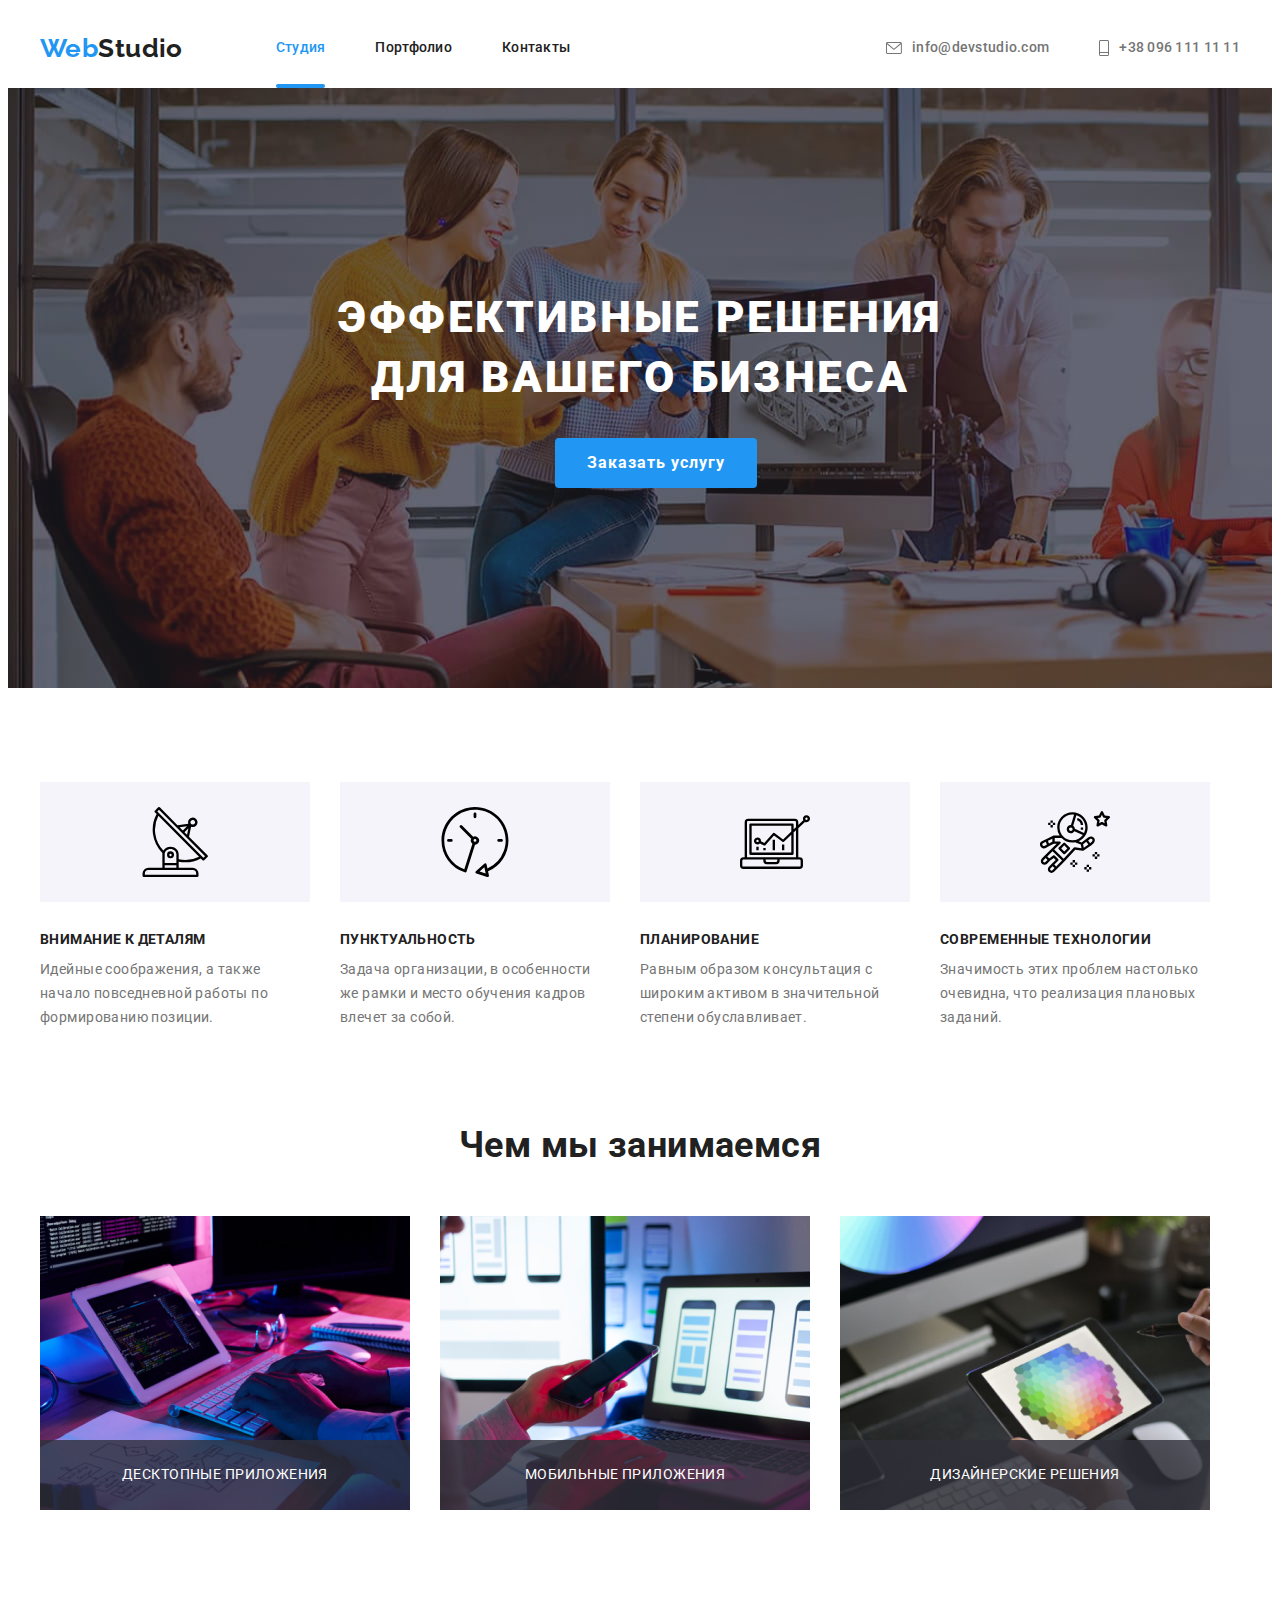
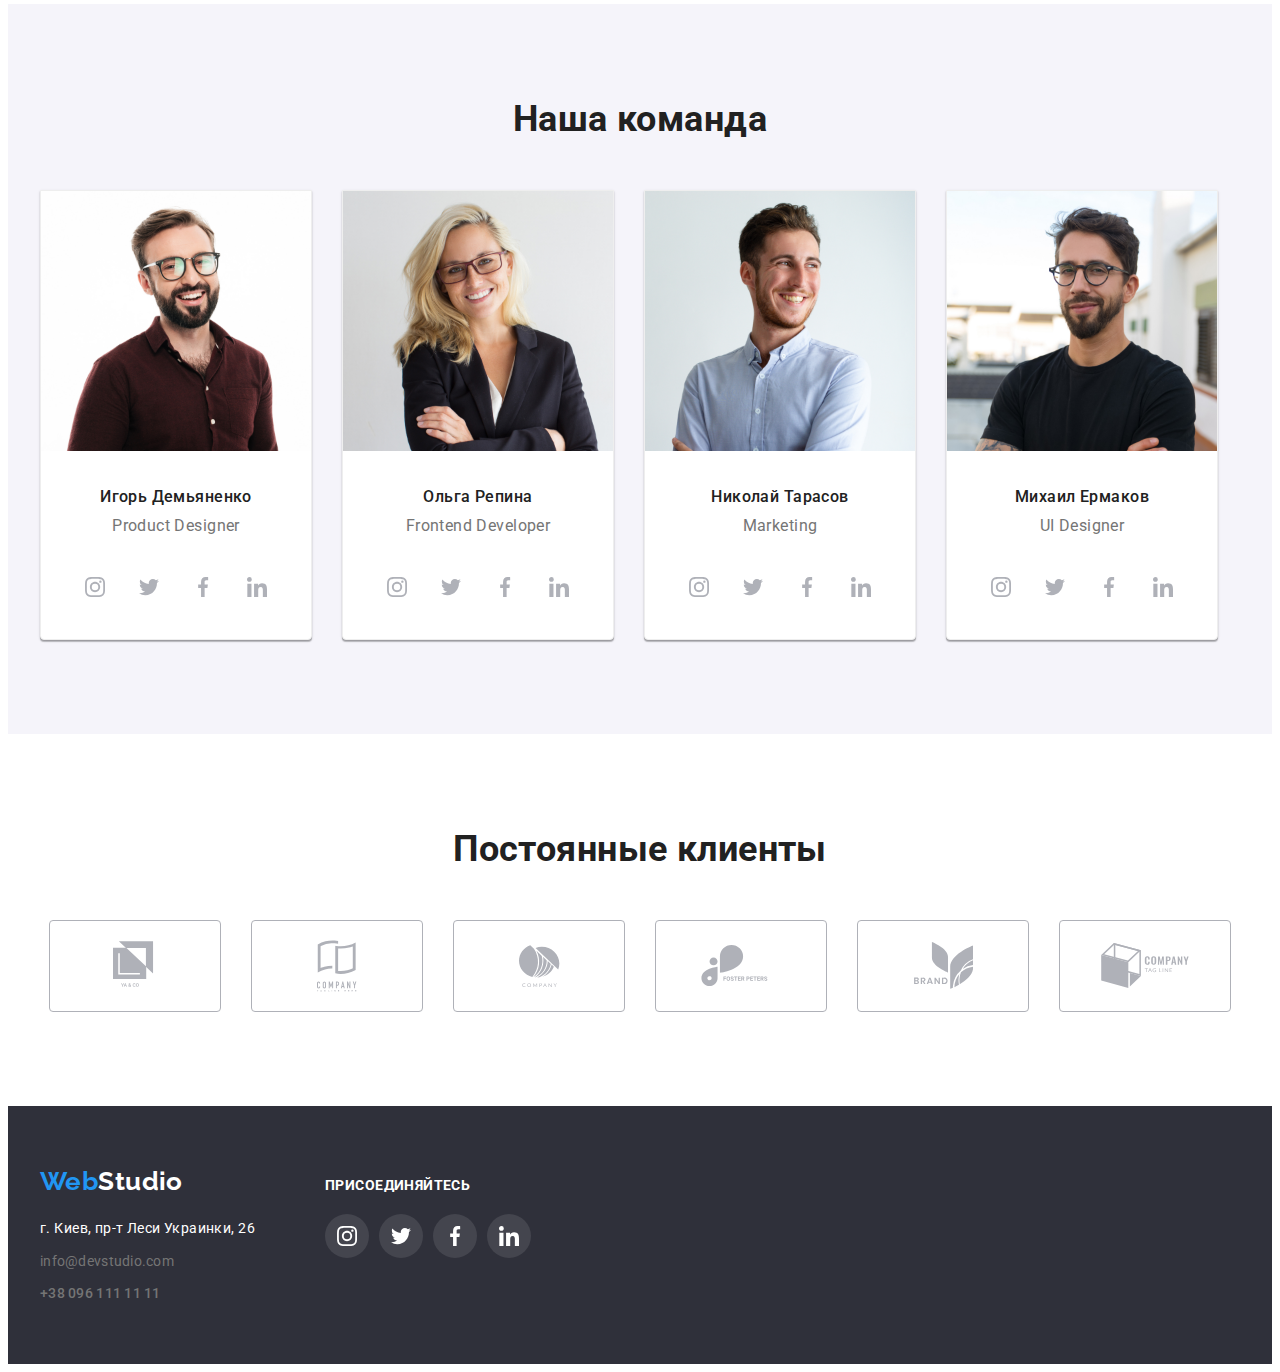
<file: index.html>
<!DOCTYPE html>
<html lang="ru">
  <head>
    <meta charset="UTF-8" />
    <meta name="viewport" content="width=device-width, initial-scale=1.0" />
    <title>Studio</title>
    <link
      href="https://fonts.googleapis.com/css2?family=Raleway:wght@700&family=Roboto:wght@400;500;700;900&display=swap"
      rel="stylesheet"
    />
    <link
      rel="stylesheet"
      href="https://cdnjs.cloudflare.com/ajax/libs/modern-normalize/1.0.0/modern-normalize.min.css"
      integrity="sha512-ISS7cAi1PEhQ8jnbJpJZMd29NlhNj4AWYyLOSp2CE/CsHxTCu+r+t0D2yoJudVrd0/8fTVPUVDzY5Tvli75u/g=="
      crossorigin="anonymous"
    />
    <link rel="stylesheet" href="./css/styles.css" />
  </head>
  <body>
    <!--Верхняя линия -->
    <header class="container">
      <nav class="site-nav">
        <a class="logo" href=""><span>Web</span>Studio</a>
        <ul class="navigation">
          <li class="item">
            <a class="link-current" href="./index.html">Студия</a>
          </li>
          <li class="item">
            <a class="link" href="./portfolio.html">Портфолио</a>
          </li>
          <li class="item"><a class="link" href="#">Контакты</a></li>
        </ul>
        <ul class="address-link">
          <li class="item">
            <a class="address" href="mailto:info@devstudio.com">
              <svg class="icon-address" width="16" height="12">
                <use href="./images/sprite.svg#icon-envelope"></use>
              </svg>
              info@devstudio.com</a>
          </li>
          <li class="item">
            <a class="address" href="tel:+380961111111"
              ><svg class="icon-address" width="10" height="16">
                <use href="./images/sprite.svg#icon-phone"></use>
                </svg> 
                +38 096 111 11 11</a>
          </li>
        </ul>
      </nav>
    </header>

    <main>
      <!--Шапка-->
      <section class="hero">
        <div class="container">
          <h1 class="hero-title">
            Эффективные решения <br />для вашего бизнеса
          </h1>
          <button type="button" class="button-order-service" data-modal-open>
            Заказать услугу
          </button>
        </div>
      </section>

      <!--Особенности-->
      <section class="features">
        <div class="container">
          <h2 class="hidden-title">Особенности</h2>
          <ul class="features-list">
            <li class="item">
              <div class="icon-box">
                <svg class="icon-features" width="70" height="70">
                  <use href="./images/sprite.svg#icon-Group"></use>
                </svg>
              </div>
              <h3 class="features-title">Внимание к деталям</h3>
              <p class="features-text">
                Идейные соображения, а также начало повседневной работы по
                формированию позиции.
              </p>
            </li>
            <li class="item">
              <div class="icon-box">
                <svg class="icon-features" width="70" height="70">
                  <use href="./images/sprite.svg#icon-clock-1"></use>
                </svg>
              </div>
              <h3 class="features-title">Пунктуальность</h3>
              <p class="features-text">
                Задача организации, в особенности же рамки и место обучения
                кадров влечет за собой.
              </p>
            </li>
            <li class="item">
              <div class="icon-box">
                <svg class="icon-features" width="70" height="70">
                  <use href="./images/sprite.svg#icon-diagram-1"></use>
                </svg>
              </div>
              <h3 class="features-title">Планирование</h3>
              <p class="features-text">
                Равным образом консультация с широким активом в значительной
                степени обуславливает.
              </p>
            </li>
            <li class="item">
              <div class="icon-box">
                <svg class="icon-features" width="70" height="70">
                  <use href="./images/sprite.svg#icon-astronaut-1"></use>
                </svg>
              </div>
              <h3 class="features-title">Современные технологии</h3>
              <p class="features-text">
                Значимость этих проблем настолько очевидна, что реализация
                плановых заданий.
              </p>
            </li>
          </ul>
        </div>
      </section>

      <!--Чем мы занимаемся-->
      <section class="works">
        <div class="container">
          <h2 class="works-header">Чем мы занимаемся</h2>
          <ul class="works-list">
            <li class="works-list-item">
              <div class="list-image">
                <img
                src="./images/box%201.jpg"
                alt="Человек печатает код"
                width="370"
                height="294"
                />
              <div class="list-name">Десктопные приложения</div>
              </div>
            </li>
            <li class="works-list-item">
              <div class="list-image">
                <img
                src="./images/box%202.jpg"
                alt="Разработка мобильного приложения"
                width="370"
                height="294"
                />
              <div class="list-name">Мобильные приложения</div>
              </div>
            </li>
            <li class="works-list-item">
              <div class="list-image">
                <img
                src="./images/box%203.jpg"
                alt="RGB палитра на планшете"
                width="370"
                height="294"
                />
              <div class="list-name">Дизайнерские решения</div>
              </div>
            </li>
          </ul>
        </div>
      </section>

      <!--Команда-->
      <section class="team">
        <div class="container">
          <h2 class="team-header">Наша команда</h2>
          <ul class="team-list">
            <li class="team-member">
              <img
                src="./images/team%20card%201.jpg"
                alt="Фото члена команды"
                width="270"
              />
              <h3 class="member-name">Игорь Демьяненко</h3>
              <p class="member-position">Product Designer</p>
              <ul class="social-list">
                <li class="social-item">
                  <a class="social-link" href="">
                    <svg class="icon-social-link" width="20" height="20">
                      <use href="./images/sprite.svg#icon-instagram"></use>
                    </svg>
                  </a>
                </li>
                <li class="social-item">
                  <a class="social-link" href="">
                    <svg class="icon-social-link" width="20" height="20">
                      <use href="./images/sprite.svg#icon-twitter"></use>
                    </svg>
                  </a>
                </li>
                <li class="social-item">
                  <a class="social-link" href="">
                    <svg class="icon-social-link" width="20" height="20">
                      <use href="./images/sprite.svg#icon-facebook"></use>
                    </svg>
                  </a>
                </li>
                <li class="social-item">
                  <a class="social-link" href="">
                    <svg class="icon-social-link" width="20" height="20">
                      <use href="./images/sprite.svg#icon-linkedin"></use>
                    </svg>
                  </a>
                </li>
              </ul>
            </li>
            <li class="team-member">
              <img
                src="./images/team%20card%202.jpg"
                alt="Фото члена команды"
                width="270"
              />
              <h3 class="member-name">Ольга Репина</h3>
              <p class="member-position">Frontend Developer</p>
              <ul class="social-list">
                <li class="social-item">
                  <a class="social-link" href="">
                    <svg class="icon-social-link" width="20" height="20">
                      <use href="./images/sprite.svg#icon-instagram"></use>
                    </svg>
                  </a>
                </li>
                <li class="social-item">
                  <a class="social-link" href="">
                    <svg class="icon-social-link" width="20" height="20">
                      <use href="./images/sprite.svg#icon-twitter"></use>
                    </svg>
                  </a>
                </li>
                <li class="social-item">
                  <a class="social-link" href="">
                    <svg class="icon-social-link" width="20" height="20">
                      <use href="./images/sprite.svg#icon-facebook"></use>
                    </svg>
                  </a>
                </li>
                <li class="social-item">
                  <a class="social-link" href="">
                    <svg class="icon-social-link" width="20" height="20">
                      <use href="./images/sprite.svg#icon-linkedin"></use>
                    </svg>
                  </a>
                </li>
              </ul>
            </li>
            <li class="team-member">
              <img
                src="./images/team%20card%203.jpg"
                alt="Фото члена команды"
                width="270"
              />
              <h3 class="member-name">Николай Тарасов</h3>
              <p class="member-position">Marketing</p>
              <ul class="social-list">
                <li class="social-item">
                  <a class="social-link" href="">
                    <svg class="icon-social-link" width="20" height="20">
                      <use href="./images/sprite.svg#icon-instagram"></use>
                    </svg>
                  </a>
                </li>
                <li class="social-item">
                  <a class="social-link" href="">
                    <svg class="icon-social-link" width="20" height="20">
                      <use href="./images/sprite.svg#icon-twitter"></use>
                    </svg>
                  </a>
                </li>
                <li class="social-item">
                  <a class="social-link" href="">
                    <svg class="icon-social-link" width="20" height="20">
                      <use href="./images/sprite.svg#icon-facebook"></use>
                    </svg>
                  </a>
                </li>
                <li class="social-item">
                  <a class="social-link" href="">
                    <svg class="icon-social-link" width="20" height="20">
                      <use href="./images/sprite.svg#icon-linkedin"></use>
                    </svg>
                  </a>
                </li>
              </ul>
            </li>
            <li class="team-member">
              <img
                src="./images/team%20card%204.jpg"
                alt="Фото члена команды"
                width="270"
              />
              <h3 class="member-name">Михаил Ермаков</h3>
              <p class="member-position">UI Designer</p>
              <ul class="social-list">
                <li class="social-item">
                  <a class="social-link" href="">
                    <svg class="icon-social-link" width="20" height="20">
                      <use href="./images/sprite.svg#icon-instagram"></use>
                    </svg>
                  </a>
                </li>
                <li class="social-item">
                  <a class="social-link" href="">
                    <svg class="icon-social-link" width="20" height="20">
                      <use href="./images/sprite.svg#icon-twitter"></use>
                    </svg>
                  </a>
                </li>
                <li class="social-item">
                  <a class="social-link" href="">
                    <svg class="icon-social-link" width="20" height="20">
                      <use href="./images/sprite.svg#icon-facebook"></use>
                    </svg>
                  </a>
                </li>
                <li class="social-item">
                  <a class="social-link" href="">
                    <svg class="icon-social-link" width="20" height="20">
                      <use href="./images/sprite.svg#icon-linkedin"></use>
                    </svg>
                  </a>
                </li>
              </ul>
            </li>
          </ul>
        </div>
      </section>

      <!--Постоянные клиенты-->
      <section class="clients">
        <div class="container">
          <h2 class="clients-header">Постоянные клиенты</h2>
          <ul class="clients-list">
            <li class="clients-list-item">
              <a href="" class="clients-link">
                <svg class="clients-link-logo" width="44.27" height="49.23">
                  <use href="./images/sprite.svg#icon-logo-1"></use>
                </svg>
              </a>
            </li>
            <li class="clients-list-item">
              <a href="" class="clients-link">
                <svg class="clients-link-logo" width="40" height="52">
                  <use href="./images/sprite.svg#icon-logo-2"></use>
                </svg>
              </a>
            </li>
            <li class="clients-list-item">
              <a href="" class="clients-link">
                <svg class="clients-link-logo" width="41" height="42.6">
                  <use href="./images/sprite.svg#icon-logo-3"></use>
                </svg>
              </a>
            </li>
            <li class="clients-list-item">
              <a href="" class="clients-link">
                <svg class="clients-link-logo" width="79.66" height="42.02">
                  <use href="./images/sprite.svg#icon-logo-4"></use>
                </svg>
              </a>
            </li>
            <li class="clients-list-item">
              <a href="" class="clients-link">
                <svg class="clients-link-logo" width="59" height="47">
                  <use href="./images/sprite.svg#icon-logo-5"></use>
                </svg>
              </a>
            </li>
            <li class="clients-list-item">
              <a href="" class="clients-link">
                <svg class="clients-link-logo" width="88.48" height="45.44">
                  <use href="./images/sprite.svg#icon-logo-6"></use>
                </svg>
              </a>
            </li>
          </ul>
        </div>
      </section>
    </main>

    <!--Подвал-->
    <footer class="footer">
      <div class="container">
          <div class="footer-address">
          <a class="logo" href="./index.html"><span>Web</span>Studio</a>
          <address class="footer-addr">
          <p class="footer-street">г. Киев, пр-т Леси Украинки, 26</p>
          <a class="address" href="mailto:info@devstudio.com">info@devstudio.com</a>
          <a class="address" href="tel:+380961111111">+38 096 111 11 11</a>
      </address></div>
      <div class="join">
          <p class="join-text">
              присоединяйтесь
          </p>
          <ul class="social-list">
              <li class="social-item"><a class="social-link" href="">
                      <svg class="icon-social-link" width="20" height="20">
                          <use href="./images/sprite.svg#icon-instagram"></use>
                      </svg>
                  </a></li>
              <li class="social-item"><a class="social-link" href="">
                      <svg class="icon-social-link" width="20" height="20">
                          <use href="./images/sprite.svg#icon-twitter"></use>
                      </svg>
                  </a></li>
              <li class="social-item"><a class="social-link" href="">
                      <svg class="icon-social-link" width="20" height="20">
                          <use href="./images/sprite.svg#icon-facebook"></use>
                      </svg>
                  </a></li>
              <li class="social-item"><a class="social-link" href="">
                      <svg class="icon-social-link" width="20" height="20">
                          <use href="./images/sprite.svg#icon-linkedin"></use>
                      </svg>
                  </a></li>
          </ul>
      </div>
      </div>
  </footer>
  <div class="backdrop is-hidden" data-modal>
    <div class="modal">
        <button type="button" class="modal-close-btn" data-modal-close>
          <svg width ="11" height="11">
            <use href="./images/sprite.svg#icon-Vector-1"></use>
          </svg>
        </button>
    </div>
</div>

<script src="./js/modal.js"></script>
  </body>
</html>
</file>
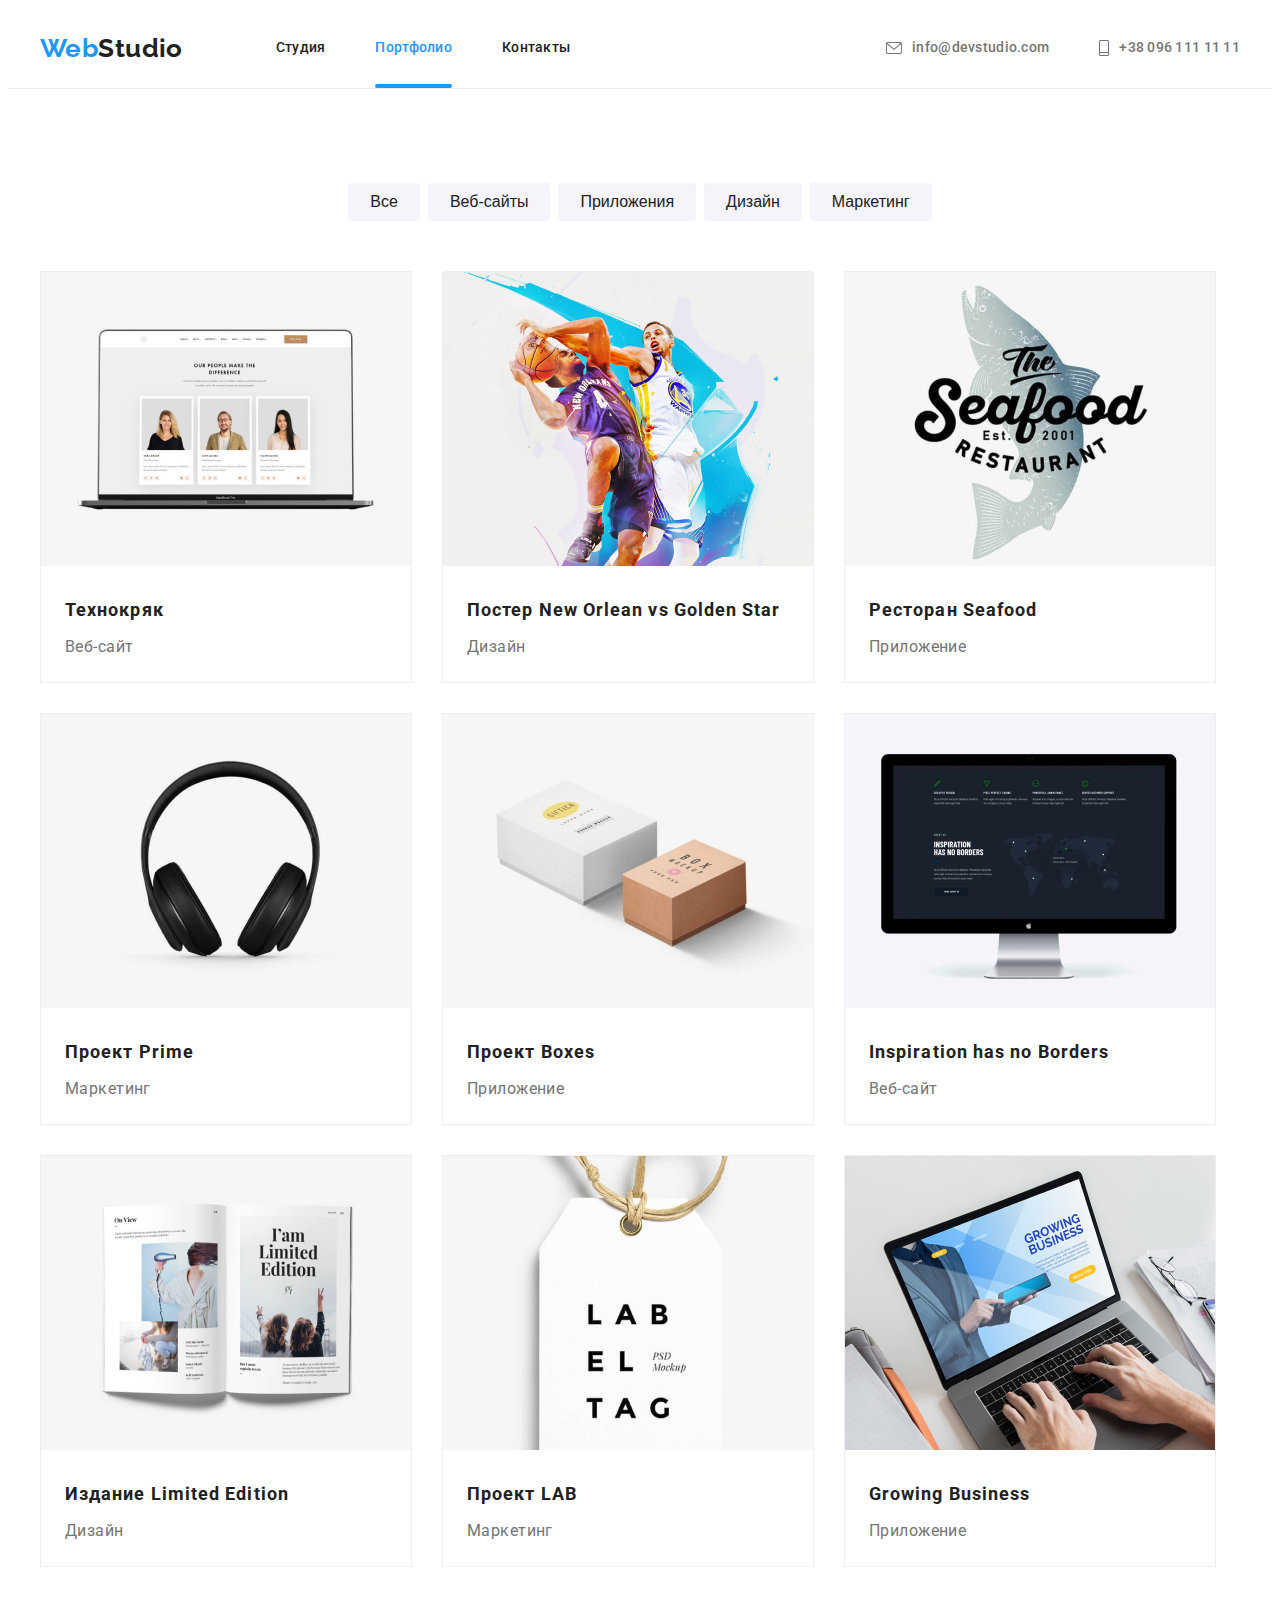
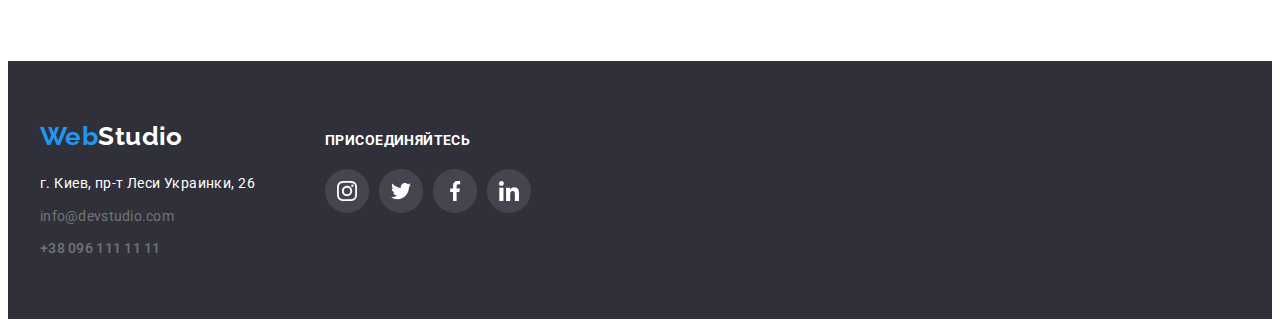
<file: portfolio.html>
<!DOCTYPE html>
<html lang="ru">
  <head>
    <meta charset="UTF-8" />
    <meta name="viewport" content="width=device-width, initial-scale=1.0" />
    <title>Portfolio</title>
    <link
      href="https://fonts.googleapis.com/css2?family=Raleway:wght@700&family=Roboto:wght@400;500;700;900&display=swap"
      rel="stylesheet"
    />
    <link
      rel="stylesheet"
      href="https://cdnjs.cloudflare.com/ajax/libs/modern-normalize/1.0.0/modern-normalize.min.css"
      integrity="sha512-ISS7cAi1PEhQ8jnbJpJZMd29NlhNj4AWYyLOSp2CE/CsHxTCu+r+t0D2yoJudVrd0/8fTVPUVDzY5Tvli75u/g=="
      crossorigin="anonymous"
    />
    <link rel="stylesheet" href="./css/styles.css" />
  </head>
  <body>
    <!--Верхняя линия -->
    <header class="header">
      <div class="container">
        <nav class="site-nav">
          <a class="logo" href=""><span>Web</span>Studio</a>
          <ul class="navigation">
            <li class="item"><a class="link" href="./index.html">Студия</a></li>
            <li class="item">
              <a class="link-current" href="./portfolio.html">Портфолио</a>
            </li>
            <li class="item"><a class="link" href="">Контакты</a></li>
          </ul>
          <ul class="address-link">
            <li class="item">
              <a class="address" href="mailto:info@devstudio.com"
                ><svg class="icon-address" width="16" height="12">
                  <use href="./images/sprite.svg#icon-envelope"></use></svg
                >info@devstudio.com</a
              >
            </li>
            <li class="item">
              <a class="address" href="tel:+380961111111"
                ><svg class="icon-address" width="10" height="16">
                  <use href="./images/sprite.svg#icon-phone"></use></svg
                >+38 096 111 11 11</a
              >
            </li>
          </ul>
        </nav>
      </div>
    </header>
    <main>
      <!--Примеры работ студии -->
      <section class="portfolio">
        <div class="container">
          <h1 class="hidden-title">Portfolio</h1>
          <ul class="Portfolio-filter">
            <li class="item">
              <button class="portfolio-button" type="button">Все</button>
            </li>
            <li class="item">
              <button class="portfolio-button" type="button">Веб-сайты</button>
            </li>
            <li class="item">
              <button class="portfolio-button" type="button">Приложения</button>
            </li>
            <li class="item">
              <button class="portfolio-button" type="button">Дизайн</button>
            </li>
            <li class="item">
              <button class="portfolio-button" type="button">Маркетинг</button>
            </li>
          </ul>

          <ul class="examples-list">
            <li class="examples-item" tabindex="0">
              <div class="item-thumb">
                <img
                src="./images/technokryak.jpg"
                alt="Веб сайт"
                height="294"
                width="100%"
                />
              <div class="item-overlay">
                  <p>Технокряк это современная площадка распространения коронавируса. Компании используют эту платформу для цифрового шпионажа и атак на защищённые сервера конкурентов.</p>
              </div> 
              </div>
        
              <div class="title-text">
                <h2 class="examples-title">Технокряк</h2>
                <p class="examples-text">Веб-сайт</p>
              </div>
              
            </li>

            <li class="examples-item" tabindex="0">
              <div class="item-thumb">
                <img
                  src="./images/poster.jpg"
                  alt="Постер"
                  height="294"
                  width="100%"
                />
                <div class="item-overlay">
                  <p>Технокряк это современная площадка распространения коронавируса. Компании используют эту платформу для цифрового шпионажа и атак на защищённые сервера конкурентов.</p>
                </div>
              </div>
                
                <div class="title-text">
                  <h2 class="examples-title">
                    Постер New Orlean vs Golden Star
                  </h2>
                  <p class="examples-text">Дизайн</p>
                </div>
            </li>

            <li class="examples-item" tabindex="0">
              <div class="item-thumb">
                <img
                src="./images/seafood-restaurant.jpg"
                alt="Ресторан морепродуктов"
                height="294"
                width="100%"
                />
                <div class="item-overlay">
                  <p>Технокряк это современная площадка распространения коронавируса. Компании используют эту платформу для цифрового шпионажа и атак на защищённые сервера конкурентов.</p>
                </div>
              </div>
              
              <div class="title-text">
                <h2 class="examples-title">Ресторан Seafood</h2>
                <p class="examples-text">Приложение</p>
              </div>
            </li>

            <li class="examples-item" tabindex="0">
              <div class="item-thumb">
                <img
                src="./images/prime-project.jpg"
                alt="Прайм проект"
                height="294"
                width="100%"
                />
              <div class="item-overlay">
                <p>Технокряк это современная площадка распространения коронавируса. Компании используют эту платформу для цифрового шпионажа и атак на защищённые сервера конкурентов.</p>
              </div>
              </div>              
              
              <div class="title-text">
                <h2 class="examples-title">Проект Prime</h2>
                <p class="examples-text">Маркетинг</p>
              </div>
            </li>

            <li class="examples-item" tabindex="0"> 
              <div class="item-thumb">
                <img
                src="./images/boxes.jpg"
                alt="Коробки приложение"
                height="294"
                width="100%"
                />
                <div class="item-overlay">
                  <p>Технокряк это современная площадка распространения коронавируса. Компании используют эту платформу для цифрового шпионажа и атак на защищённые сервера конкурентов.</p>
                </div>
              </div>             
              
              <div class="title-text">
                <h2 class="examples-title">Проект Boxes</h2>
                <p class="examples-text">Приложение</p>
              </div>
            </li>

            <li class="examples-item" tabindex="0">
              <div class="item-thumb">
                <img
                  src="./images/inspiration-has-no-borders.jpg"
                  alt="Веб сайт инпирейшен"
                  height="294"
                  width="100%"
                />
                <div class="item-overlay">
                  <p>Технокряк это современная площадка распространения коронавируса. Компании используют эту платформу для цифрового шпионажа и атак на защищённые сервера конкурентов.</p>
                </div>
              </div>
                
                <div class="title-text">
                  <h2 class="examples-title">Inspiration has no Borders</h2>
                  <p class="examples-text">Веб-сайт</p>
                </div>
            </li>

            <li class="examples-item" tabindex="0">
              <div class="item-thumb">
                <img
                src="./images/limited-edition.jpg"
                alt="Дизайн издание"
                height="294"
                width="100%"
                />
                <div class="item-overlay">
                  <p>Технокряк это современная площадка распространения коронавируса. Компании используют эту платформу для цифрового шпионажа и атак на защищённые сервера конкурентов.</p>
                </div>
              </div>
              
              <div class="title-text">
                <h2 class="examples-title">Издание Limited Edition</h2>
                <p class="examples-text">Дизайн</p>
              </div>
            </li>

            <li class="examples-item" tabindex="0">
              <div class="item-thumb">
                <img
                src="./images/lab.jpg"
                alt="Маркетинг проект"
                height="294"
                width="100%"
              />
              <div class="item-overlay">
                <p>Технокряк это современная площадка распространения коронавируса. Компании используют эту платформу для цифрового шпионажа и атак на защищённые сервера конкурентов.</p>
              </div>
              </div>
              
              <div class="title-text">
                <h2 class="examples-title">Проект LAB</h2>
                <p class="examples-text">Маркетинг</p>
              </div>
            </li>

            <li class="examples-item" tabindex="0">
              <div class="item-thumb">
                <img
                src="./images/growing-business.jpg"
                alt="Бизнес приложение"
                height="294"
                width="100%"
                />
                <div class="item-overlay">
                  <p>Технокряк это современная площадка распространения коронавируса. Компании используют эту платформу для цифрового шпионажа и атак на защищённые сервера конкурентов.</p>
                </div>
              </div>
              
              <div class="title-text">
                <h2 class="examples-title">Growing Business</h2>
                <p class="examples-text">Приложение</p>
              </div>
            </li>
          </ul>
        </div>
      </section>
    </main>
    <!--Подвал-->
    <footer class="footer">
      <div class="container">
          <div class="footer-address">
          <a class="logo" href="./index.html"><span>Web</span>Studio</a>
          <address class="footer-addr">
          <p class="footer-street">г. Киев, пр-т Леси Украинки, 26</p>
          <a class="address" href="mailto:info@devstudio.com">info@devstudio.com</a>
          <a class="address" href="tel:+380961111111">+38 096 111 11 11</a>
      </address></div>
      <div class="join">
          <p class="join-text">
              присоединяйтесь
          </p>
          <ul class="social-list">
              <li class="social-item"><a class="social-link" href="">
                      <svg class="icon-social-link" width="20" height="20">
                          <use href="./images/sprite.svg#icon-instagram"></use>
                      </svg>
                  </a></li>
              <li class="social-item"><a class="social-link" href="">
                      <svg class="icon-social-link" width="20" height="20">
                          <use href="./images/sprite.svg#icon-twitter"></use>
                      </svg>
                  </a></li>
              <li class="social-item"><a class="social-link" href="">
                      <svg class="icon-social-link" width="20" height="20">
                          <use href="./images/sprite.svg#icon-facebook"></use>
                      </svg>
                  </a></li>
              <li class="social-item"><a class="social-link" href="">
                      <svg class="icon-social-link" width="20" height="20">
                          <use href="./images/sprite.svg#icon-linkedin"></use>
                      </svg>
                  </a></li>
          </ul>
      
      
      </div>
      </div>
  </footer>
  </body>
</html>
</file>
<file: css/styles.css>
:root {
  --content-color: #757575;
  --accent-color: #2196f3;
  --basic-color: #212121;
  --second-color: #ffffff;
  --second-background-color: #2f303a;
  --button-background: #eeeeee;
  --bg-icon: #f5f4fa;
  --icon-link: #afb1b8;
}

body {
  background-color: var(--second-color);
  color: var(--basic-color);
  font-family: "Roboto", sans-serif;
  font-size: 14px;
  line-height: 1.5;
  letter-spacing: 0.03em;
}

h1,
h2,
h3,
ul,
p {
  margin: 0;
  padding: 0;
}

a {
  text-decoration: none;
  color: #212121;
}
li {
  list-style-type: none;
}
/*================STUDIO=================*/
/*Верхняя линия */
.container {
  width: 1200px;
  margin-left: auto;
  margin-right: auto;
  padding-left: 15px;
  padding-right: 15px;
}
.site-nav {
  display: flex;
  align-items: center;
}
.navigation {
  display: flex;
}
.navigation .item:first-child {
  margin-left: 93px;
}
.navigation .item:not(:last-child) {
  margin-right: 50px;
}
.site-nav .address-link {
  display: flex;
  margin-left: auto;
}

.navigation .link,
.address-link .address {
  display: flex;
  padding-top: 32px;
  padding-bottom: 32px;
}
.address-link .item:not(:last-child) {
  margin-right: 50px;
}
.logo {
  color: var(--basic-color);
  font-family: "Raleway";
  font-weight: 700;
  font-size: 26px;
  line-height: 1.19;
}

.logo span {
  color: var(--accent-color);
}

.navigation .link,
.navigation .link-current,
.address {
  color: var(--basic-color);
  font-weight: 500;
  line-height: 1.14;
  letter-spacing: 0.02em;
  transition: color 250ms cubic-bezier(0.4, 0, 0.2, 1);
}

.navigation .link-current {
  display: flex;
  padding-top: 32px;
  padding-bottom: 32px;
  color: var(--accent-color);
}

.address {
  color: var(--content-color);
  align-items: center;
  transition: fill 250ms cubic-bezier(0.4, 0, 0.2, 1);
}
.icon-address {
  fill: var(--content-color);
  margin-right: 10px;
  
}

.navigation .link:hover,
.navigation .link:focus,
.address:hover,
.address:focus {
  color: var(--accent-color);
}
.address:focus .icon-address,
.address:hover .icon-address {
  fill: var(--accent-color);
}

.item{
  position: relative;
}

.link::after{
  position: absolute;
  content: "";
  display: inline-block;
  width: 100%;
  height: 4px;
  left: 0px;
  bottom: 0px;
  background-color: var(--accent-color);
  border-radius: 2px;
  transform: scaleX(0);
  transition: transform 250ms cubic-bezier(0.4, 0, 0.2, 1);
}

.link-current::after {
  position: absolute;
  content: "";
  display: inline-block;
  width: 100%;
  height: 4px;
  left: 0px;
  bottom: 0px;
  background-color: var(--accent-color);
  border-radius: 2px;
  transform: scaleX(1);
}

/*Шапка*/
.hero {
  padding-top: 200px;
  padding-bottom: 200px;
  text-align: center;
  background-color: var(--second-background-color);
  background-image: linear-gradient(
      rgba(47, 48, 58, 0.4),
      rgba(47, 48, 58, 0.4)
    ),
    url(../images/hero.jpg);
  background-repeat: no-repeat;
  background-size: cover;
}
.hero .hero-title {
  color: var(--second-color);
  font-weight: 900;
  font-size: 44px;
  line-height: 1.36;
  letter-spacing: 0.06em;
  text-align: center;
  text-transform: uppercase;
  margin-bottom: 30px;
}

.button-order-service {
  background-color: var(--accent-color);
  color: var(--second-color);
  font-family: "Roboto", sans-serif;
  font-size: 16px;
  font-weight: 700;
  line-height: 1.88;
  letter-spacing: 0.06em;
  border: none;
  text-align: center;
  margin-left: 32px;
  border-radius: 4px;
  padding: 10px 32px;
}
/*Особенности*/
.features {
  padding-top: 94px;
  padding-bottom: 94px;
}
.icon-box {
  display: flex;
  justify-content: center;
  align-items: center;
  background-color: var(--bg-icon);
  width: 270px;
  height: 120px;
  margin-bottom: 30px;
}
.features-list {
  display: flex;
}
.features-list .item:not(:last-child) {
  margin-right: 30px;
}
.features-list .item {
  width: 270px;
}
.hidden-title {
  position: absolute;
  width: 1px;
  height: 1px;
  margin: -1px;
  border: 0;
  padding: 0;
  white-space: nowrap;
  clip-path: inset(100%);
  clip: rect(0 0 0 0);
  overflow: hidden;
  display: block;
}
.features-title {
  font-weight: 700;
  font-size: 14px;
  line-height: 1.14;
  text-transform: uppercase;
  margin-bottom: 10px;
}
.features-text {
  color: var(--content-color);
  font-weight: 400;
  line-height: 1.71;
}
/*Чем мы занимаемся*/
.works {
  padding-bottom: 94px;
}
.works-list {
  display: flex;
  width: 370;
}
.works-list-item:not(:last-child) {
  margin-right: 30px;
}

.list-image {
  position: relative;
  display: flex;
}

.list-name {
  position: absolute;
  left: 0;
  bottom: 0;
  display: flex;
  justify-content: center;
  align-items: center;
  width: 100%;
  height: 70px;
  text-transform: uppercase;
  font-family: "Roboto";
  font-size: 14px;
  background: rgba(47, 48, 58, 0.8);
  color: var(--second-color);
  
}

.works-header,
.team-header,
.clients-header  {
  font-weight: 700;
  font-size: 36px;
  line-height: 1.17;
  text-align: center;
  margin-bottom: 50px;
}
/*Команда*/
.team {
  padding-top: 94px;
  padding-bottom: 94px;
  background-color: #f5f4fa;
}
.team-list {
  display: inline-flex;
}

.social-list {
  display: flex;
  margin-bottom: 30px;
  justify-content: center;
  justify-items: center;
}
.icon-social-link {
  fill: var(--icon-link);
}
.social-item:not(:last-child) {
  margin-right: 10px;
}
.social-link {
  display: flex;
  justify-content: center;
  align-items: center;
  width: 44px;
  height: 44px;
  border-radius: 50%;
  background-color: var(--second-color);
  transition: background-color 250ms cubic-bezier(0.4, 0, 0.2, 1);
}
.join .social-link {
  background: rgba(255, 255, 255, 0.1);
}
.social-link:hover,
.social-link:focus {
  background-color: var(--accent-color);
}

.social-link:hover .icon-social-link,
.social-link:focus .icon-social-link {
  fill: var(--second-color);
}
.team-member:not(:last-child) {
  margin-right: 30px;
}
.team-member {
  background-color: var(--second-color);
  border: 1px solid var(--button-background);
  border-radius: 0px 0px 4px 4px;
  box-shadow: 0px 1px 3px rgba(0, 0, 0, 0.12), 0px 1px 1px rgba(0, 0, 0, 0.14), 0px 2px 1px rgba(0, 0, 0, 0.2);
}
.member-name {
  margin-top: 30px;
  margin-bottom: 10px;
}
.member-position {
  margin-bottom: 30px;
}
.member-name,
.member-position {
  font-weight: 500;
  font-size: 16px;
  line-height: 1.19;
  text-align: center;
}
.member-position {
  color: var(--content-color);
  font-weight: 400;
}

/*Clients*/
.clients {
  padding-top: 94px;
  padding-bottom: 94px;
}
.clients-list {
  display: flex;
  justify-content: center;
  align-items: center;
}

.clients-link {
  display: flex;
}

.clients-list-item:not(:last-child) {
  margin-right: 30px;
}
.clients-link {
  display: flex;
  justify-content: center;
  align-items: center;
  width: 170px;
  height: 90px;
  border-radius: 4px;
  border: solid 1px var(--icon-link);
  transition: fill, border 250ms cubic-bezier(0.4, 0, 0.2, 1);
}

.clients-link-logo {
  fill: var(--icon-link);
}

.clients-link:hover,
.clients-link:focus {
  border: solid 1px var(--accent-color);
}
.clients-link:hover .clients-link-logo,
.clients-link:focus .clients-link-logo {
  fill: var(--accent-color);
}

/*Footer*/
.footer {
  background-color: #2f303a;
}
.footer .container {
  display: flex;
  align-items: baseline;
}
.footer {
  padding-top: 60px;
  padding-bottom: 60px;
}
.footer .logo {
  display: inline-block;
  margin-bottom: 20px;

  color: var(--second-color);
}
.footer-addr {
  display: block;
  font-style: normal;
}
.footer-street,
.footer .address:not(:last-child) {
  display: block;
  margin-bottom: 9px;

  font-weight: 400;
  line-height: 1.71;
}
.footer-street {
  color: var(--second-color);
}

.join {
  display: block;
  margin-left: 70px;
}
.join-text {
  font-family: Roboto;
  font-style: normal;
  font-weight: bold;
  font-size: 14px;
  line-height: 1.14;
  letter-spacing: 0.03em;
  text-transform: uppercase;
  color: var(--second-color);

  margin-bottom: 20px;
}
.join .social-list {
  margin-bottom: 0px;
}
.join .icon-social-link {
  fill: var(--second-color);
}
  

/*================PORTFOLIO=================*/
.header {
  border-bottom: 1px solid #ececec;
}
.portfolio {
  padding-top: 94px;
  padding-bottom: 94px;
}
.Portfolio-filter {
  display: flex;
  margin-bottom: 34px;
  padding-bottom: 16px;
  justify-content: center;
}
.Portfolio-filter .item:not(:last-child) {
  margin-right: 8px;
}
.portfolio-button {
  padding: 6px 22px;
  border-radius: 4px;
  background-color: #f5f4fa;
  color: var(--basic-color);
  font-size: 16px;
  font-weight: 500;
  line-height: 1.63;
  border: none;
  text-align: center;
  transition: background-color 250ms cubic-bezier(0.4, 0, 0.2, 1);
}
.portfolio-button:hover,
.portfolio-button:focus {
  color: var(--second-color);
  background-color: var(--accent-color);
  box-shadow: 0px 3px 1px rgba(0, 0, 0, 0.1), 0px 1px 2px rgba(0, 0, 0, 0.08),
    0px 2px 2px rgba(0, 0, 0, 0.12);
}
.examples-list {
  display: flex;
  flex-wrap: wrap;
}
.examples-item {
  background-color: var(--second-color);
  border: 1px solid var(--button-background);
  width: 370px;
}

.examples-item:hover,
.examples-item:focus {
  box-shadow: 0px 1px 1px rgba(0, 0, 0, 0.12), 0px 4px 4px rgba(0, 0, 0, 0.06),
    1px 4px 6px rgba(0, 0, 0, 0.16);
}

.examples-item:not(:nth-last-child(-n + 3)) {
  margin-bottom: 30px;
}
.examples-item:not(:nth-child(3n)) {
  margin-right: 30px;
}

.examples-title {
  font-weight: 700;
  font-size: 18px;
  line-height: 2;
  letter-spacing: 0.06em;
  display: flex;
}
.examples-text {
  color: var(--content-color);
  font-weight: 400;
  font-size: 16px;
  line-height: 1.88;
  margin-top: 4px;
}

.title-text {
  padding: 20px 24px;
}

.item-thumb{
  position: relative;
  overflow: hidden;
}

.item-overlay{
  position: absolute;
  top: 0;
  left: 0;
  width: 100%;
  height: 100%;

  transform: translateY(100%);
  transition: transform 250ms cubic-bezier(0.4, 0, 0.2, 1);
  background-color: rgba(33, 150, 243, 0.9);
}

.examples-item:hover .item-thumb .item-overlay,
.examples-item:focus .item-thumb .item-overlay {
  transform: translateY(0);
}

.item-overlay > p {
padding-top: 63px;
padding-left: 24px;
justify-content: center;
font-family: Roboto;
font-style: normal;
font-weight: normal;
font-size: 18px;
line-height: 28px;
letter-spacing: 0.03em;
color: var(--second-color);
}

.backdrop {
  position: fixed;
  top: 0;
  left: 0;
  width: 100%;
  height: 100%;
  background-color: rgba(0, 0, 0, 0.2);
  transition: all 250ms linear;
}

.modal {
  position: absolute;
  top: 50%;
  left: 50%;
  transform: translate(-50%, -50%);
  width: 528px;
  height: 581px;
  background-color: #ffffff;
  box-shadow: 0px 1px 3px rgba(0, 0, 0, 0.12), 0px 1px 1px rgba(0, 0, 0, 0.14),
    0px 2px 1px rgba(0, 0, 0, 0.2);
  border-radius: 4px;
}

.modal-close-btn {
  position: absolute;
  top: 8px;
  right: 8px;
  width: 30px;
  height: 30px;
  background: transparent;
  border: 1px solid rgba(0, 0, 0, 0.1);
  border-radius: 50%;
  cursor: pointer;
}

.is-hidden {
  opacity: 0;
  visibility: hidden;
  pointer-events: none;
}
</file>
